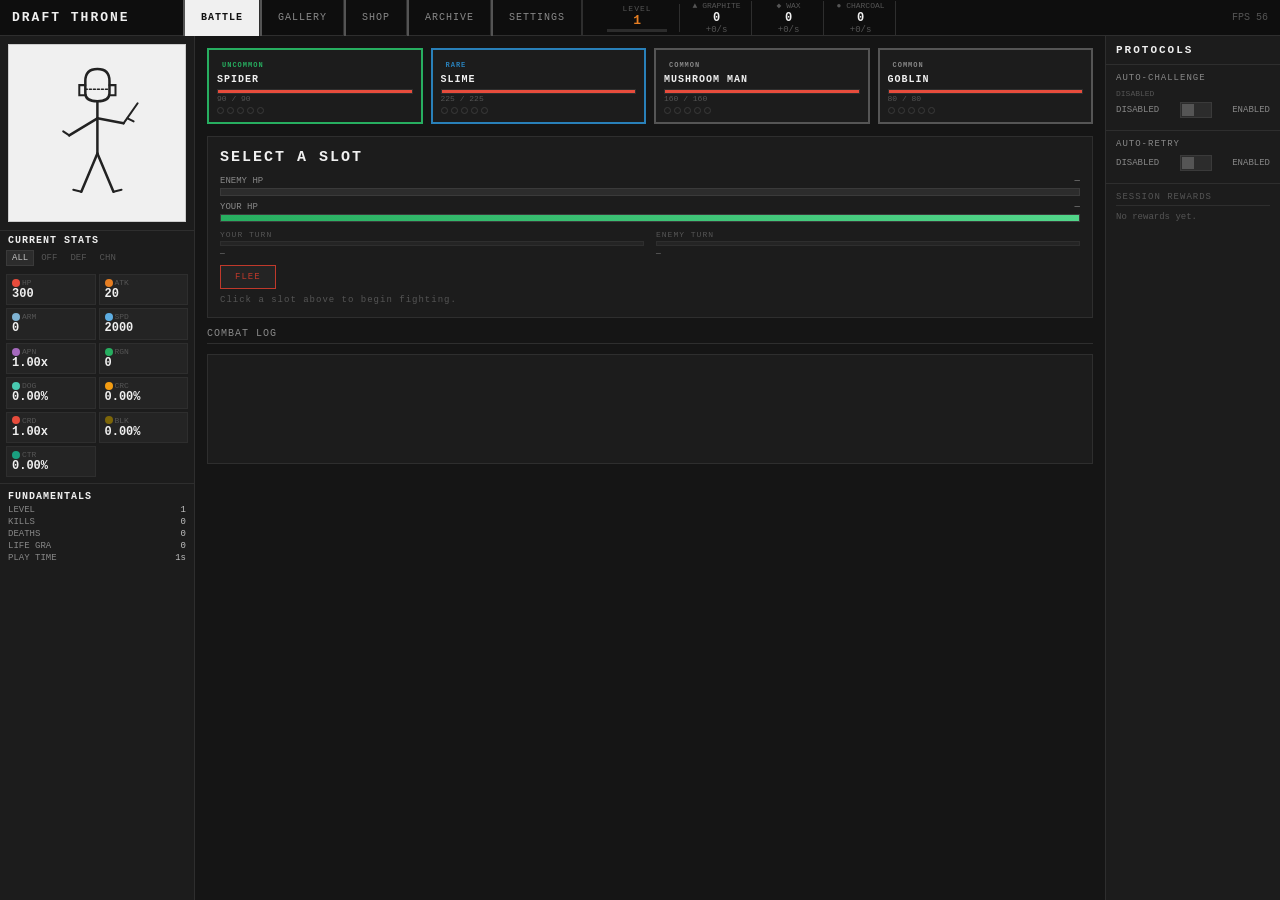
<file: attached_assets/index_1781341750447.html>
<!DOCTYPE html>
<html lang="en">
<head>
<meta charset="UTF-8">
<title>Draft Throne</title>
<style>
*{margin:0;padding:0;box-sizing:border-box;}
:root{
  --bg:#151515;--bg2:#1c1c1c;--bg3:#242424;--bg4:#2c2c2c;
  --border:#2e2e2e;--border2:#3a3a3a;
  --text:#c0c0c0;--text2:#888;--text3:#555;--text4:#3a3a3a;
  --white:#f0f0f0;--red:#c0392b;--red2:#e74c3c;--green:#27ae60;
  --blue:#2980b9;--purple:#8e44ad;--purple2:#9b59b6;
  --yellow:#e67e22;--cyan:#1abc9c;--orange:#d35400;
  --g-common:#888;--g-uncommon:#27ae60;--g-rare:#2980b9;--g-epic:#9b59b6;--g-legendary:#f0b429;
}
body{background:var(--bg);color:var(--text);font-family:'Courier New',monospace;font-size:11px;height:100vh;overflow:hidden;display:flex;flex-direction:column;user-select:none;}

/* ── TOPBAR ─────────────────────────────────────────── */
#topbar{height:36px;background:#0e0e0e;border-bottom:1px solid var(--border);display:flex;align-items:center;padding:0 8px;flex-shrink:0;gap:0;}
#topbar .title{font-size:13px;font-weight:bold;color:var(--white);letter-spacing:2px;width:175px;flex-shrink:0;padding-left:4px;}
#nav-tabs{display:flex;border-right:1px solid var(--border);margin-right:12px;}
.nav-tab{padding:0 16px;height:36px;display:flex;align-items:center;cursor:pointer;text-transform:uppercase;letter-spacing:1px;font-size:10px;color:var(--text2);border-right:1px solid var(--border);position:relative;font-family:inherit;background:none;border-top:none;border-bottom:none;transition:color .15s;}
.nav-tab:hover{color:var(--text);}
.nav-tab.active{background:var(--white);color:#111;font-weight:bold;}
#resources{display:flex;align-items:center;gap:2px;flex:1;}
.res-block{display:flex;flex-direction:column;align-items:center;padding:0 10px;border-right:1px solid var(--border);min-width:70px;}
.res-val{font-size:12px;color:var(--white);font-weight:bold;}
.res-rate{font-size:9px;color:var(--text3);}
.res-icon{font-size:8px;color:var(--text3);margin-bottom:1px;}
#player-level-block{display:flex;flex-direction:column;align-items:center;padding:0 12px;border-right:1px solid var(--border);}
#lv-label{font-size:8px;color:var(--text3);letter-spacing:1px;}
#lv-val{font-size:13px;color:var(--yellow);font-weight:bold;}
#lv-exp-bar{width:60px;height:3px;background:var(--bg4);margin-top:1px;}
#lv-exp-fill{height:100%;background:var(--yellow);transition:width .3s;}
#topbar .fps{margin-left:auto;color:var(--text3);font-size:10px;padding-right:4px;}

/* ── LAYOUT ─────────────────────────────────────────── */
#layout{display:flex;flex:1;overflow:hidden;}

/* ── LEFT SIDEBAR ───────────────────────────────────── */
#left-sidebar{width:195px;flex-shrink:0;background:var(--bg2);border-right:1px solid var(--border);display:flex;flex-direction:column;overflow:hidden;}
#portrait-area{padding:8px;border-bottom:1px solid var(--border);}
#portrait-box{width:100%;aspect-ratio:1;background:var(--white);border:1px solid #ccc;display:flex;align-items:center;justify-content:center;overflow:hidden;}
#portrait-box svg{width:80%;height:80%;}
#specs-header{padding:4px 8px 2px;display:flex;align-items:center;justify-content:space-between;}
#specs-header .label{font-size:10px;color:var(--white);letter-spacing:1px;font-weight:bold;}
.filter-tabs{display:flex;gap:1px;padding:2px 6px;flex-wrap:wrap;}
.filter-tab{padding:2px 5px;font-size:9px;cursor:pointer;color:var(--text3);border:1px solid transparent;}
.filter-tab.active{background:var(--bg4);color:var(--text);border-color:var(--border2);}
.sort-bar{display:flex;align-items:center;gap:4px;padding:2px 6px;border-bottom:1px solid var(--border);}
#stat-grid{display:grid;grid-template-columns:1fr 1fr;gap:3px;padding:6px;}
.stat-cell{background:var(--bg3);border:1px solid var(--border);padding:3px 5px;}
.stat-name{font-size:8px;color:var(--text3);text-transform:uppercase;}
.stat-val{font-size:12px;color:var(--white);font-weight:bold;line-height:1.2;}
.stat-icon{width:8px;height:8px;border-radius:50%;display:inline-block;margin-right:2px;vertical-align:middle;}
.si-hp{background:var(--red2);}.si-atk{background:var(--yellow);}.si-arm{background:#7fb3d3;}
.si-spd{background:#5dade2;}.si-rgn{background:var(--green);}.si-dog{background:#48c9b0;}
.si-crc{background:#f39c12;}.si-crd{background:#e74c3c;}.si-apn{background:#a569bd;}
.si-blk{background:#7d6608;}.si-ctr{background:#1a9e7f;}
#fund-section{border-top:1px solid var(--border);padding:4px 0;flex-shrink:0;}
#fund-header{padding:3px 8px;display:flex;align-items:center;justify-content:space-between;}
#fund-header .label{font-size:10px;color:var(--white);letter-spacing:1px;font-weight:bold;}
#fund-values{padding:0 8px 6px;display:flex;flex-direction:column;gap:2px;}
.fund-row{display:flex;justify-content:space-between;font-size:9px;}
.fund-key{color:var(--text2);}
.fund-val{color:var(--text);}

/* ── CONTENT AREA ───────────────────────────────────── */
#content-area{flex:1;overflow-y:auto;overflow-x:hidden;background:var(--bg);}
#content-area::-webkit-scrollbar{width:6px;}
#content-area::-webkit-scrollbar-thumb{background:var(--bg4);}
.tab-pane{display:none;padding:12px;}
.tab-pane.active{display:block;}

/* ── RIGHT SIDEBAR ──────────────────────────────────── */
#right-sidebar{width:175px;flex-shrink:0;background:var(--bg2);border-left:1px solid var(--border);display:flex;flex-direction:column;}
#protocols-header{padding:8px 10px;border-bottom:1px solid var(--border);}
#protocols-header .title{font-size:11px;font-weight:bold;letter-spacing:2px;color:var(--white);}
.protocol-section{border-bottom:1px solid var(--border);padding:8px 10px;}
.protocol-title{font-size:9px;color:var(--text2);letter-spacing:1px;text-transform:uppercase;margin-bottom:6px;}
.protocol-sub{font-size:8px;color:var(--text3);margin-bottom:4px;}
.toggle-row{display:flex;align-items:center;justify-content:space-between;margin-bottom:4px;}
.toggle-label{font-size:9px;color:var(--text2);}
.toggle-switch{width:32px;height:16px;background:var(--bg4);border:1px solid var(--border2);cursor:pointer;position:relative;display:flex;align-items:center;}
.toggle-switch.on{background:#1a5c2e;border-color:var(--green);}
.toggle-switch::after{content:'';width:12px;height:12px;background:var(--text3);position:absolute;left:1px;transition:left .15s;}
.toggle-switch.on::after{left:17px;background:var(--green);}
.protocol-val{font-size:9px;color:var(--text3);margin-top:2px;}
#session-panel{padding:8px 10px;flex:1;overflow-y:auto;}
#session-panel .label{font-size:9px;color:var(--text3);letter-spacing:1px;text-transform:uppercase;margin-bottom:6px;border-bottom:1px solid var(--border);padding-bottom:3px;}
.sess-row{display:flex;justify-content:space-between;font-size:9px;margin-bottom:2px;}
.sess-key{color:var(--text2);}
.sess-val{color:var(--green);}

/* ── SLOT CARDS ─────────────────────────────────────── */
#slot-row{display:grid;grid-template-columns:repeat(4,1fr);gap:8px;margin-bottom:12px;}
.monster-slot{background:var(--bg2);border:2px solid var(--border);cursor:pointer;padding:8px;position:relative;transition:border-color .15s;}
.monster-slot:hover{border-color:var(--border2);}
.monster-slot.active-slot{background:#0e1a0e;}
.monster-slot.empty{opacity:0.4;cursor:default;}
.slot-grade-badge{font-size:7px;font-weight:bold;letter-spacing:1px;padding:1px 5px;display:inline-block;margin-bottom:4px;}
.slot-name{font-size:10px;color:var(--white);font-weight:bold;letter-spacing:1px;margin-bottom:4px;white-space:nowrap;overflow:hidden;text-overflow:ellipsis;}
.slot-hp-wrap{margin-bottom:3px;}
.slot-hp-bar{height:5px;background:var(--bg4);border:1px solid var(--border);}
.slot-hp-fill{height:100%;background:var(--red2);transition:width .15s;}
.slot-hp-text{font-size:8px;color:var(--text3);}
.slot-vic-dots{display:flex;gap:3px;margin-top:4px;}
.slot-vic-dot{width:7px;height:7px;border-radius:50%;border:1px solid var(--border2);}
.slot-vic-dot.filled{background:var(--green);border-color:var(--green);}
.slot-depleted{position:absolute;inset:0;background:rgba(0,0,0,0.8);display:flex;align-items:center;justify-content:center;font-size:10px;color:var(--text3);letter-spacing:2px;}
/* Grade colors */
.grade-common{border-color:#555;color:#888;}
.grade-uncommon{border-color:var(--g-uncommon);color:var(--g-uncommon);}
.grade-rare{border-color:var(--g-rare);color:var(--g-rare);}
.grade-epic{border-color:var(--g-epic);color:var(--g-epic);}
.grade-legendary{border-color:var(--g-legendary);color:var(--g-legendary);}
.monster-slot.grade-uncommon{border-color:var(--g-uncommon);}
.monster-slot.grade-rare{border-color:var(--g-rare);}
.monster-slot.grade-epic{border-color:var(--g-epic);}
.monster-slot.grade-legendary{border-color:var(--g-legendary);}

/* ── BATTLE ─────────────────────────────────────────── */
#battle-active{background:var(--bg2);border:1px solid var(--border);padding:12px;margin-bottom:10px;}
#battle-name-row{display:flex;align-items:center;gap:10px;margin-bottom:10px;}
#battle-enemy-name{font-size:15px;color:var(--white);font-weight:bold;letter-spacing:2px;}
#battle-grade-label{font-size:9px;font-weight:bold;padding:2px 8px;letter-spacing:1px;}
.hp-bar-wrap{margin-bottom:6px;}
.hp-label{font-size:9px;color:var(--text2);display:flex;justify-content:space-between;margin-bottom:2px;}
.hp-bar{height:8px;background:var(--bg4);border:1px solid var(--border2);}
.hp-fill{height:100%;transition:width .1s;}
.hp-fill.player{background:linear-gradient(90deg,var(--green),#52d68a);}
.hp-fill.enemy{background:linear-gradient(90deg,var(--red),var(--red2));}
#battle-timers{display:flex;gap:12px;margin:8px 0;}
.timer-row{flex:1;display:flex;flex-direction:column;gap:2px;}
.timer-label{font-size:8px;color:var(--text3);letter-spacing:1px;}
.timer-bar-wrap{height:5px;background:var(--bg3);border:1px solid var(--border);}
.timer-fill{height:100%;transition:width .1s linear;}
.tfill-player{background:var(--red2);}
.tfill-enemy{background:var(--purple2);}
.timer-text{font-size:8px;color:var(--text2);}
#battle-controls{display:flex;gap:8px;margin-top:8px;}
.battle-btn{padding:6px 14px;background:var(--bg3);border:1px solid var(--border2);color:var(--text);cursor:pointer;font-family:inherit;font-size:9px;letter-spacing:1px;text-transform:uppercase;}
.battle-btn:hover:not(:disabled){background:var(--bg4);}
.battle-btn:disabled{opacity:0.35;cursor:not-allowed;}
.battle-btn.danger{border-color:var(--red);color:var(--red);}
#battle-status-text{font-size:9px;color:var(--text3);margin-top:6px;letter-spacing:1px;}
#battle-log{height:110px;overflow-y:auto;padding:6px;font-size:9px;color:var(--text2);background:var(--bg2);border:1px solid var(--border);}
#battle-log::-webkit-scrollbar{width:4px;}
#battle-log::-webkit-scrollbar-thumb{background:var(--bg4);}
.log-entry{margin-bottom:2px;line-height:1.4;}
.log-dmg{color:#e8a44a;}
.log-crit{color:var(--red2);font-weight:bold;}
.log-heal{color:var(--green);}
.log-win{color:var(--purple2);font-weight:bold;}
.log-die{color:var(--red2);}
.log-info{color:var(--text3);}
#death-overlay{position:fixed;top:50%;left:50%;transform:translate(-50%,-50%);background:rgba(20,0,0,0.95);border:1px solid var(--red);padding:20px 30px;text-align:center;z-index:100;display:none;}
#death-overlay h2{color:var(--red2);font-size:16px;margin-bottom:8px;}
#death-overlay .timer{font-size:24px;color:var(--white);font-weight:bold;}

/* ── GALLERY ────────────────────────────────────────── */
.gallery-tier-header{font-size:9px;color:var(--text3);letter-spacing:2px;text-transform:uppercase;border-bottom:1px solid var(--border);padding-bottom:3px;margin:12px 0 8px;}
.gallery-tier-header:first-child{margin-top:0;}
#gallery-grid{display:grid;grid-template-columns:repeat(auto-fill,minmax(150px,1fr));gap:8px;}
.type-card{background:var(--bg2);border:1px solid var(--border);padding:8px;cursor:default;}
.type-card .tc-name{font-size:10px;color:var(--white);font-weight:bold;letter-spacing:1px;margin-bottom:3px;}
.type-card .tc-lv{font-size:8px;color:var(--text3);margin-bottom:4px;}
.type-card .tc-grades{display:flex;gap:3px;flex-wrap:wrap;}
.tc-grade-pip{width:10px;height:10px;border-radius:50%;border:1px solid var(--border2);display:inline-block;}
.tc-grade-pip.seen{border-width:2px;}
.type-card .tc-stats{font-size:8px;color:var(--text3);margin-top:4px;}
.type-card.locked{opacity:0.3;}

/* ── SHOP ────────────────────────────────────────────── */
#shop-grid{display:grid;grid-template-columns:repeat(auto-fill,minmax(190px,1fr));gap:8px;}
.shop-card{background:var(--bg2);border:1px solid var(--border);padding:10px;}
.shop-name{font-size:10px;color:var(--white);font-weight:bold;margin-bottom:3px;}
.shop-desc{font-size:9px;color:var(--text2);margin-bottom:5px;}
.shop-effect{font-size:9px;color:var(--green);margin-bottom:4px;}
.shop-cost{font-size:9px;color:var(--yellow);margin-bottom:5px;}
.shop-own{font-size:8px;color:var(--text3);margin-bottom:5px;}
.btn-buy{width:100%;padding:5px;background:var(--bg3);border:1px solid var(--border2);color:var(--text);cursor:pointer;font-family:inherit;font-size:9px;letter-spacing:1px;text-transform:uppercase;}
.btn-buy:hover{background:var(--bg4);}
.btn-buy:disabled{color:var(--text4);cursor:default;border-color:var(--border);}

/* ── ARCHIVE ────────────────────────────────────────── */
.archive-tabs{display:flex;border-bottom:1px solid var(--border);margin-bottom:12px;}
.arch-tab{padding:6px 16px;cursor:pointer;font-size:10px;color:var(--text2);border-bottom:2px solid transparent;text-transform:uppercase;letter-spacing:1px;}
.arch-tab.active{color:var(--white);border-bottom-color:var(--white);}
.arch-pane{display:none;}
.arch-pane.active{display:block;}
#gloss-grid{display:grid;grid-template-columns:repeat(auto-fill,minmax(120px,1fr));gap:6px;}
.gloss-card{background:var(--bg2);border:1px solid var(--border);aspect-ratio:1;display:flex;align-items:center;justify-content:center;flex-direction:column;gap:4px;overflow:hidden;}
.gloss-card.unlocked{background:#0a1a0a;border-color:var(--green);}
.gloss-name{font-size:7px;color:var(--text3);text-align:center;padding:2px 4px;letter-spacing:1px;}
.gloss-icon{font-size:22px;}

/* ── SETTINGS ────────────────────────────────────────── */
#settings-layout{display:grid;grid-template-columns:1fr 1fr 1fr;gap:12px;margin-bottom:12px;}
.settings-section{background:var(--bg2);border:1px solid var(--border);padding:12px;}
.settings-section.active-section{border-color:var(--yellow);}
.settings-title{font-size:10px;font-weight:bold;color:var(--white);letter-spacing:1px;text-transform:uppercase;margin-bottom:10px;}
.settings-btn{width:100%;padding:6px;background:var(--bg3);border:1px solid var(--border2);color:var(--text);cursor:pointer;font-family:inherit;font-size:9px;letter-spacing:1px;text-transform:uppercase;margin-bottom:5px;text-align:center;}
.settings-btn:hover{background:var(--bg4);}
.settings-btn.danger{border-color:var(--red);color:var(--red);}
.settings-btn.danger:hover{background:#2a0a0a;}
.settings-check-row{display:flex;align-items:flex-start;gap:6px;margin-bottom:5px;cursor:pointer;}
.settings-check-row input[type=checkbox]{accent-color:var(--green);cursor:pointer;margin-top:1px;flex-shrink:0;}
.settings-check-label{font-size:9px;color:var(--text2);line-height:1.4;}
.settings-row{display:flex;align-items:center;justify-content:space-between;margin-bottom:5px;}
.settings-row-label{font-size:9px;color:var(--text2);}
.settings-row-val{font-size:9px;color:var(--text);}
.danger-zone-header{margin-top:10px;padding:5px 8px;background:rgba(192,57,43,0.12);border:1px solid rgba(192,57,43,0.3);font-size:8px;color:var(--red2);letter-spacing:2px;text-transform:uppercase;display:flex;align-items:center;gap:4px;margin-bottom:6px;}

/* ── MISC ────────────────────────────────────────────── */
.section-header{font-size:10px;color:var(--text2);letter-spacing:1px;text-transform:uppercase;margin-bottom:10px;border-bottom:1px solid var(--border);padding-bottom:4px;}
.notification-toast{position:fixed;bottom:16px;left:50%;transform:translateX(-50%);background:var(--bg3);border:1px solid var(--border2);padding:8px 16px;font-size:10px;color:var(--white);z-index:200;pointer-events:none;opacity:0;transition:opacity .3s;}
.notification-toast.show{opacity:1;}
::-webkit-scrollbar{width:5px;height:5px;}
::-webkit-scrollbar-track{background:var(--bg);}
::-webkit-scrollbar-thumb{background:var(--bg4);}
</style>
</head>
<body>

<!-- TOPBAR -->
<div id="topbar">
  <div class="title">DRAFT THRONE</div>
  <div id="nav-tabs">
    <button class="nav-tab active" data-tab="battle">BATTLE</button>
    <button class="nav-tab" data-tab="gallery">GALLERY</button>
    <button class="nav-tab" data-tab="shop">SHOP</button>
    <button class="nav-tab" data-tab="archive">ARCHIVE</button>
    <button class="nav-tab" data-tab="settings">SETTINGS</button>
  </div>
  <div id="resources">
    <div id="player-level-block">
      <div id="lv-label">LEVEL</div>
      <div id="lv-val">1</div>
      <div id="lv-exp-bar"><div id="lv-exp-fill" style="width:0%"></div></div>
    </div>
    <div class="res-block">
      <div class="res-icon">▲ GRAPHITE</div>
      <div class="res-val" id="res-gra">0</div>
      <div class="res-rate" id="res-gra-rate">+0/s</div>
    </div>
    <div class="res-block">
      <div class="res-icon">◆ WAX</div>
      <div class="res-val" id="res-wax">0</div>
      <div class="res-rate" id="res-wax-rate">+0/s</div>
    </div>
    <div class="res-block">
      <div class="res-icon">● CHARCOAL</div>
      <div class="res-val" id="res-cha">0</div>
      <div class="res-rate" id="res-cha-rate">+0/s</div>
    </div>
  </div>
  <div class="fps" id="fps-display">FPS 60</div>
</div>

<!-- LAYOUT -->
<div id="layout">

  <!-- LEFT SIDEBAR -->
  <div id="left-sidebar">
    <div id="portrait-area">
      <div id="portrait-box">
        <svg viewBox="0 0 100 140" xmlns="http://www.w3.org/2000/svg" fill="none" stroke="#222" stroke-linecap="round">
          <path d="M38,30 L38,18 Q38,6 50,6 Q62,6 62,18 L62,30 Q62,38 50,38 Q38,38 38,30Z" stroke-width="2.5"/>
          <path d="M38,22 L32,22 L32,32 L38,32" stroke-width="2"/>
          <path d="M62,22 L68,22 L68,32 L62,32" stroke-width="2"/>
          <line x1="38" y1="26" x2="62" y2="26" stroke-width="1.5" stroke-dasharray="2,2"/>
          <line x1="50" y1="38" x2="50" y2="90" stroke-width="2.5"/>
          <line x1="50" y1="55" x2="22" y2="72" stroke-width="2.5"/>
          <line x1="22" y1="72" x2="16" y2="68" stroke-width="2"/>
          <line x1="50" y1="55" x2="76" y2="60" stroke-width="2.5"/>
          <line x1="76" y1="60" x2="90" y2="40" stroke-width="2"/>
          <line x1="80" y1="55" x2="86" y2="58" stroke-width="2"/>
          <line x1="50" y1="90" x2="34" y2="128" stroke-width="2.5"/>
          <line x1="34" y1="128" x2="26" y2="126" stroke-width="2"/>
          <line x1="50" y1="90" x2="66" y2="128" stroke-width="2.5"/>
          <line x1="66" y1="128" x2="74" y2="126" stroke-width="2"/>
        </svg>
      </div>
    </div>
    <div id="specs-header">
      <span class="label">CURRENT STATS</span>
    </div>
    <div class="filter-tabs" id="spec-filters">
      <span class="filter-tab active" data-spec="all">ALL</span>
      <span class="filter-tab" data-spec="offense">OFF</span>
      <span class="filter-tab" data-spec="defense">DEF</span>
      <span class="filter-tab" data-spec="chance">CHN</span>
    </div>
    <div id="stat-grid"></div>
    <div id="fund-section">
      <div id="fund-header"><span class="label">FUNDAMENTALS</span></div>
      <div id="fund-values"></div>
    </div>
  </div>

  <!-- CONTENT AREA -->
  <div id="content-area">

    <!-- BATTLE TAB -->
    <div class="tab-pane active" id="tab-battle">
      <!-- 4 Monster Slots -->
      <div id="slot-row">
        <div class="monster-slot empty" id="slot-0" data-slot="0"><div class="slot-name">—</div></div>
        <div class="monster-slot empty" id="slot-1" data-slot="1"><div class="slot-name">—</div></div>
        <div class="monster-slot empty" id="slot-2" data-slot="2"><div class="slot-name">—</div></div>
        <div class="monster-slot empty" id="slot-3" data-slot="3"><div class="slot-name">—</div></div>
      </div>
      <!-- Active Battle -->
      <div id="battle-active">
        <div id="battle-name-row">
          <div id="battle-enemy-name">SELECT A SLOT</div>
          <div id="battle-grade-label"></div>
        </div>
        <div class="hp-bar-wrap">
          <div class="hp-label"><span>ENEMY HP</span><span id="enemy-hp-text">—</span></div>
          <div class="hp-bar"><div class="hp-fill enemy" id="enemy-hp-bar" style="width:0%"></div></div>
        </div>
        <div class="hp-bar-wrap">
          <div class="hp-label"><span>YOUR HP</span><span id="player-hp-text">—</span></div>
          <div class="hp-bar"><div class="hp-fill player" id="player-hp-bar" style="width:100%"></div></div>
        </div>
        <div id="battle-timers">
          <div class="timer-row">
            <div class="timer-label">YOUR TURN</div>
            <div class="timer-bar-wrap"><div class="timer-fill tfill-player" id="ptimer-bar" style="width:0%"></div></div>
            <div class="timer-text" id="ptimer-text">—</div>
          </div>
          <div class="timer-row">
            <div class="timer-label">ENEMY TURN</div>
            <div class="timer-bar-wrap"><div class="timer-fill tfill-enemy" id="etimer-bar" style="width:0%"></div></div>
            <div class="timer-text" id="etimer-text">—</div>
          </div>
        </div>
        <div id="battle-controls">
          <button class="battle-btn danger" id="btn-flee">FLEE</button>
        </div>
        <div id="battle-status-text">Click a slot above to begin fighting.</div>
      </div>
      <div class="section-header">COMBAT LOG</div>
      <div id="battle-log"></div>
    </div>

    <!-- GALLERY TAB -->
    <div class="tab-pane" id="tab-gallery">
      <div id="gallery-grid"></div>
    </div>

    <!-- SHOP TAB -->
    <div class="tab-pane" id="tab-shop">
      <div class="section-header">SHOP</div>
      <div id="shop-grid"></div>
    </div>

    <!-- ARCHIVE TAB -->
    <div class="tab-pane" id="tab-archive">
      <div class="archive-tabs">
        <span class="arch-tab active" data-arch="achievements">ACHIEVEMENTS</span>
        <span class="arch-tab" data-arch="glossary">BESTIARY</span>
      </div>
      <div class="arch-pane active" id="arch-achievements"></div>
      <div class="arch-pane" id="arch-glossary">
        <div id="gloss-grid"></div>
      </div>
    </div>

    <!-- SETTINGS TAB -->
    <div class="tab-pane" id="tab-settings">
      <div id="settings-layout">
        <div class="settings-section active-section">
          <div class="settings-title">⚙ INTERFACE</div>
          <label class="settings-check-row">
            <input type="checkbox" id="chk-combat-log" checked>
            <div class="settings-check-label">Show combat log</div>
          </label>
          <label class="settings-check-row">
            <input type="checkbox" id="chk-auto-tab">
            <div class="settings-check-label">Switch to Battle tab on fight start</div>
          </label>
        </div>
        <div class="settings-section">
          <div class="settings-title">▲ PROFILE</div>
          <div id="profile-stats"></div>
        </div>
        <div class="settings-section">
          <div class="settings-title">! DANGER ZONE</div>
          <div class="danger-zone-header">⚠ IRREVERSIBLE</div>
          <button class="settings-btn danger" id="btn-reset">RESET ALL PROGRESS</button>
        </div>
      </div>
    </div>

  </div>

  <!-- RIGHT SIDEBAR -->
  <div id="right-sidebar">
    <div id="protocols-header"><div class="title">PROTOCOLS</div></div>
    <div class="protocol-section">
      <div class="protocol-title">AUTO-CHALLENGE</div>
      <div class="protocol-sub" id="ac-details">DISABLED</div>
      <div class="toggle-row">
        <span class="toggle-label">DISABLED</span>
        <div class="toggle-switch" id="ac-toggle"></div>
        <span class="toggle-label">ENABLED</span>
      </div>
    </div>
    <div class="protocol-section">
      <div class="protocol-title">AUTO-RETRY</div>
      <div class="toggle-row">
        <span class="toggle-label">DISABLED</span>
        <div class="toggle-switch" id="ar-toggle"></div>
        <span class="toggle-label">ENABLED</span>
      </div>
    </div>
    <div id="session-panel">
      <div class="label">SESSION REWARDS</div>
      <div id="sess-rewards-list"><div style="color:var(--text3);font-size:9px;">No rewards yet.</div></div>
    </div>
  </div>
</div>

<!-- DEATH OVERLAY -->
<div id="death-overlay">
  <h2>DEFEATED</h2>
  <div class="timer" id="death-timer">10</div>
  <div style="font-size:9px;color:var(--text2);margin-top:8px;">Recovering...</div>
</div>

<!-- TOAST -->
<div class="notification-toast" id="toast"></div>

<script>
// ═══════════════════════════════════════════════════════
// MONSTER TYPES
// ═══════════════════════════════════════════════════════
function cS(lv,hM,aM,dM){
  const L=lv;
  return{
    hp:  Math.round(100*Math.pow(L,1.12)*hM),
    atk: Math.round(10 *Math.pow(L,1.08)*aM),
    def: Math.round(2  *Math.pow(L,1.04)*dM),
    gra: Math.round(18 *Math.pow(L,1.22)),
    aRew:parseFloat((0.5*Math.pow(L,1.1)).toFixed(2)),
    exp: Math.round(22 *Math.pow(L,1.18)),
  };
}
// [id, name, unlockLv, hpMod, atkMod, defMod]
const MT_RAW=[
  // ── LV 1 (10) ──────────────────────────
  ['goblin',          'GOBLIN',          1, 0.80,1.10,0.70],
  ['rat',             'RAT',             1, 0.48,0.75,0.50],
  ['slime',           'SLIME',           1, 1.50,0.55,1.20],
  ['bat',             'BAT',             1, 0.60,1.20,0.50],
  ['zombie',          'ZOMBIE',          1, 1.40,0.80,0.90],
  ['skeleton',        'SKELETON',        1, 1.00,1.10,0.85],
  ['spider',          'SPIDER',          1, 0.75,1.00,0.70],
  ['wolf',            'WOLF',            1, 0.90,1.30,0.60],
  ['mushroom_man',    'MUSHROOM MAN',    1, 1.60,0.55,1.40],
  ['cave_leech',      'CAVE LEECH',      1, 0.65,0.90,0.60],
  // ── LV 5 (5) ───────────────────────────
  ['orc',             'ORC',             5, 1.10,1.20,1.00],
  ['ghost',           'GHOST',           5, 0.70,1.40,0.40],
  ['dark_bat',        'DARK BAT',        5, 0.80,1.35,0.55],
  ['stone_crab',      'STONE CRAB',      5, 2.00,0.65,1.80],
  ['lizardman',       'LIZARDMAN',       5, 1.00,1.00,1.00],
  // ── LV 10 (5) ──────────────────────────
  ['troll',           'TROLL',          10, 1.50,1.00,0.90],
  ['werewolf',        'WEREWOLF',       10, 1.10,1.40,0.70],
  ['undead_knight',   'UNDEAD KNIGHT',  10, 1.30,0.95,1.30],
  ['harpy',           'HARPY',          10, 0.90,1.50,0.65],
  ['sand_wyrm',       'SAND WYRM',      10, 1.70,0.85,1.00],
  // ── LV 15 (5) ──────────────────────────
  ['dark_knight',     'DARK KNIGHT',    15, 1.20,1.10,1.20],
  ['vampire',         'VAMPIRE',        15, 1.00,1.30,0.75],
  ['plague_zombie',   'PLAGUE ZOMBIE',  15, 1.80,0.85,1.00],
  ['ice_elemental',   'ICE ELEMENTAL',  15, 1.10,1.25,0.80],
  ['fire_imp',        'FIRE IMP',       15, 0.75,1.55,0.60],
  // ── LV 20 (5) ──────────────────────────
  ['ogre',            'OGRE',           20, 1.80,1.10,0.90],
  ['banshee',         'BANSHEE',        20, 1.00,1.50,0.60],
  ['frost_troll',     'FROST TROLL',    20, 1.60,0.90,1.40],
  ['corrupted_treant','CORRUPTED TREANT',20,2.20,0.75,1.60],
  ['hellhound',       'HELLHOUND',      20, 0.95,1.60,0.70],
  // ── LV 25 (5) ──────────────────────────
  ['shadow_stalker',  'SHADOW STALKER', 25, 1.10,1.45,0.80],
  ['stone_golem',     'STONE GOLEM',    25, 2.50,0.70,2.20],
  ['blood_knight',    'BLOOD KNIGHT',   25, 1.50,1.30,1.00],
  ['necromancer',     'NECROMANCER',    25, 1.20,1.55,0.65],
  ['void_wraith',     'VOID WRAITH',    25, 0.95,1.65,0.55],
  // ── LV 30 (5) ──────────────────────────
  ['ancient_zombie',  'ANCIENT ZOMBIE', 30, 2.00,0.90,1.20],
  ['chaos_elemental', 'CHAOS ELEMENTAL',30, 1.30,1.50,0.75],
  ['cursed_templar',  'CURSED TEMPLAR', 30, 1.60,1.20,1.40],
  ['nightmare_hound', 'NIGHTMARE HOUND',30, 1.20,1.60,0.80],
  ['abyssal_bat',     'ABYSSAL BAT',    30, 1.00,1.70,0.60],
  // ── LV 35 (4) ──────────────────────────
  ['dread_colossus',  'DREAD COLOSSUS', 35, 2.20,1.10,1.50],
  ['soul_reaper',     'SOUL REAPER',    35, 1.40,1.65,0.80],
  ['plague_chimera',  'PLAGUE CHIMERA', 35, 1.80,1.35,1.10],
  ['dark_specter',    'DARK SPECTER',   35, 1.10,1.80,0.65],
  // ── LV 40 (4) ──────────────────────────
  ['iron_golem',      'IRON GOLEM',     40, 2.60,0.95,2.50],
  ['lich',            'LICH',           40, 1.50,1.75,0.85],
  ['ancient_dragon',  'ANCIENT DRAGON', 40, 2.00,1.50,1.30],
  ['void_titan',      'VOID TITAN',     40, 1.80,1.45,1.20],
  // ── LV 50 (3) ──────────────────────────
  ['death_knight',    'DEATH KNIGHT',   50, 2.20,1.50,1.60],
  ['ancient_lich',    'ANCIENT LICH',   50, 1.80,1.90,1.00],
  ['plague_dragon',   'PLAGUE DRAGON',  50, 2.50,1.35,1.40],
  // ── LV 60 (3) ──────────────────────────
  ['eternal_colossus','ETERNAL COLOSSUS',60,2.80,1.55,2.00],
  ['abyss_dragon',    'ABYSS DRAGON',   60, 2.20,1.80,1.30],
  ['chaos_titan',     'CHAOS TITAN',    60, 2.50,1.65,1.70],
  // ── LV 70 (2) ──────────────────────────
  ['ancient_god',     'ANCIENT GOD',    70, 2.80,1.80,1.80],
  ['void_god',        'VOID GOD',       70, 2.50,2.00,1.60],
  // ── LV 80 (2) ──────────────────────────
  ['void_leviathan',  'VOID LEVIATHAN', 80, 3.00,1.90,1.90],
  ['eternal_king',    'ETERNAL KING',   80, 2.70,2.00,2.00],
  // ── LV 100 (2) ─────────────────────────
  ['the_end',         'THE END',        100,3.50,2.20,2.20],
  ['oblivion_titan',  'OBLIVION TITAN', 100,4.00,2.00,2.50],
];
const MONSTER_TYPES=MT_RAW.map(([id,name,lv,hM,aM,dM])=>({id,name,lv,...cS(lv,hM,aM,dM)}));

// ═══════════════════════════════════════════════════════
// GRADES
// ═══════════════════════════════════════════════════════
const GRADES={
  common:   {label:'COMMON',   color:'#888',   mult:1.0, weight:60, graMult:1.0,  expMult:1.0},
  uncommon: {label:'UNCOMMON', color:'#27ae60',mult:1.2, weight:25, graMult:1.5,  expMult:1.2},
  rare:     {label:'RARE',     color:'#2980b9',mult:1.5, weight:10, graMult:3.0,  expMult:1.5},
  epic:     {label:'EPIC',     color:'#9b59b6',mult:2.0, weight:4,  graMult:8.0,  expMult:2.0},
  legendary:{label:'LEGENDARY',color:'#f0b429',mult:3.0, weight:1,  graMult:20.0, expMult:3.0},
};
const GRADE_KEYS=['common','uncommon','rare','epic','legendary'];

// ═══════════════════════════════════════════════════════
// SHOP ITEMS
// ═══════════════════════════════════════════════════════
const SHOP_ITEMS=[
  {id:'iron_quill',   name:'IRON QUILL',    desc:'A sharpened writing instrument.',  effect:'ATK +5',  cost:{gra:50},  statBonus:{atk:5}},
  {id:'sketch_shield',name:'SKETCH SHIELD', desc:'Hastily drawn, surprisingly solid.',effect:'ARM +2',  cost:{gra:80},  statBonus:{arm:2}},
  {id:'ink_flesh',    name:'INK FLESH',     desc:'Regenerative ink soaks the body.',  effect:'HP +25',  cost:{gra:120}, statBonus:{hp:25}},
  {id:'quick_brush',  name:'QUICK BRUSH',   desc:'Faster strikes, faster kills.',     effect:'APN +0.2',cost:{gra:200}, statBonus:{apn:0.2}},
  {id:'void_lens',    name:'VOID LENS',     desc:'See through the dark.',             effect:'DOG +2%', cost:{gra:150}, statBonus:{dog:0.02}},
  {id:'blood_quill',  name:'BLOOD QUILL',   desc:'Every hit counts.',                 effect:'CRC +2%', cost:{gra:180}, statBonus:{crc:0.02}},
  {id:'steel_graft',  name:'STEEL GRAFT',   desc:'Armor that becomes you.',           effect:'ARM +5',  cost:{gra:250}, statBonus:{arm:5}},
  {id:'regen_ink',    name:'REGEN INK',     desc:'The body reknits between blows.',   effect:'RGN +1',  cost:{gra:300}, statBonus:{rgn:1}},
  {id:'sharp_edge',   name:'SHARP EDGE',    desc:'Cuts through everything.',          effect:'ATK +12', cost:{gra:400}, statBonus:{atk:12}},
  {id:'ward_script',  name:'WARD SCRIPT',   desc:'Written protection.',               effect:'BLK +3%', cost:{gra:350}, statBonus:{blk:0.03}},
  {id:'vital_rune',   name:'VITAL RUNE',    desc:'Carved for survival.',              effect:'HP +80',  cost:{gra:600}, statBonus:{hp:80}},
  {id:'fury_mark',    name:'FURY MARK',     desc:'Crit multiplier etched in blood.',  effect:'CRD +0.2x',cost:{gra:500},statBonus:{crd:0.2}},
  {id:'counter_glyph',name:'COUNTER GLYPH',desc:'Strike back on reflex.',            effect:'CTR +3%', cost:{gra:450}, statBonus:{ctr:0.03}},
  {id:'titan_plate',  name:'TITAN PLATE',   desc:'Forged from colossus bone.',        effect:'ARM +15', cost:{gra:1200},statBonus:{arm:15}},
  {id:'war_quill',    name:'WAR QUILL',     desc:'The pen is mightier.',              effect:'ATK +30', cost:{gra:1500},statBonus:{atk:30}},
];

// ═══════════════════════════════════════════════════════
// ACHIEVEMENTS
// ═══════════════════════════════════════════════════════
const ACHIEVEMENTS=[
  {id:'first_kill',  name:'FIRST BLOOD',      desc:'Win your first battle.',              icon:'✏', cat:'progress', check:s=>s.totalKills>=1},
  {id:'kills_10',    name:'GETTING STARTED',   desc:'Win 10 battles.',                     icon:'⚔', cat:'progress', check:s=>s.totalKills>=10},
  {id:'kills_100',   name:'THE GRIND BEGINS',  desc:'Win 100 battles.',                    icon:'💀', cat:'progress', check:s=>s.totalKills>=100},
  {id:'kills_1000',  name:'INK SOAKED',        desc:'Win 1,000 battles.',                  icon:'🌑', cat:'progress', check:s=>s.totalKills>=1000},
  {id:'lv5',         name:'RISING',            desc:'Reach level 5.',                      icon:'⬆', cat:'progress', check:s=>s.playerLevel>=5},
  {id:'lv10',        name:'SEASONED',          desc:'Reach level 10.',                     icon:'🔥', cat:'progress', check:s=>s.playerLevel>=10},
  {id:'lv25',        name:'VETERAN',           desc:'Reach level 25.',                     icon:'⭐', cat:'progress', check:s=>s.playerLevel>=25},
  {id:'lv50',        name:'ELITE',             desc:'Reach level 50.',                     icon:'💎', cat:'progress', check:s=>s.playerLevel>=50},
  {id:'rare_first',  name:'INTO THE BLUE',     desc:'Defeat a Rare grade monster.',        icon:'🌘', cat:'collect',  check:s=>(s.gradeKills&&s.gradeKills.rare||0)>=1},
  {id:'epic_first',  name:'PURPLE REIGN',      desc:'Defeat an Epic grade monster.',       icon:'🔮', cat:'collect',  check:s=>(s.gradeKills&&s.gradeKills.epic||0)>=1},
  {id:'legend_first',name:'GOD SLAYER',        desc:'Defeat a Legendary grade monster.',   icon:'👑', cat:'collect',  check:s=>(s.gradeKills&&s.gradeKills.legendary||0)>=1},
  {id:'types_5',     name:'FIELD RESEARCHER',  desc:'Encounter 5 different monster types.',icon:'📖', cat:'collect',  check:s=>Object.keys(s.seen||{}).length>=5},
  {id:'types_20',    name:'MONSTER SCHOLAR',   desc:'Encounter 20 different types.',       icon:'🗂', cat:'collect',  check:s=>Object.keys(s.seen||{}).length>=20},
  {id:'atk_50',      name:'SHARP EDGE',        desc:'Reach ATK 50.',                       icon:'🗡', cat:'stats',    check:s=>s.stats.atk>=50},
  {id:'atk_200',     name:'MASTERFUL STROKE',  desc:'Reach ATK 200.',                      icon:'⚡', cat:'stats',    check:s=>s.stats.atk>=200},
  {id:'arm_30',      name:'THICK SKIN',        desc:'Reach ARM 30.',                       icon:'🛡', cat:'stats',    check:s=>s.stats.arm>=30},
  {id:'hp_500',      name:'IRON CONSTITUTION', desc:'Reach HP 500.',                       icon:'❤', cat:'stats',    check:s=>s.stats.hp>=500},
  {id:'gra_1k',      name:'INK STAINED',       desc:'Earn 1,000 Graphite lifetime.',       icon:'▲', cat:'economy',  check:s=>s.lifeGra>=1000},
  {id:'gra_100k',    name:'GRAPHITE HOARD',    desc:'Earn 100,000 Graphite lifetime.',     icon:'◆', cat:'economy',  check:s=>s.lifeGra>=100000},
  {id:'death_10',    name:'CRITIQUE ACCEPTED', desc:'Be defeated 10 times.',               icon:'💔', cat:'meta',     check:s=>s.deaths>=10},
];

// ═══════════════════════════════════════════════════════
// GAME STATE
// ═══════════════════════════════════════════════════════
const DEFAULT_STATE=()=>({
  stats:{hp:300,atk:20,mxd:1.0,spd:2000,rgn:0,dog:0,crc:0,crd:1.0,arm:0,apn:1.0,blk:0,ctr:0},
  resources:{gra:0,wax:0,cha:0},
  slots:[null,null,null,null],
  activeSlot:-1,
  playerLevel:1,
  playerExp:0,
  totalKills:0,
  deaths:0,
  lifeGra:0,
  seen:{},
  gradeKills:{common:0,uncommon:0,rare:0,epic:0,legendary:0},
  achievements:{},
  shopOwned:{},
  settings:{combatLog:true,autoTab:false},
  protocols:{autoChallenge:false,autoRetry:false},
  sessionRewards:{gra:0,atk:0,arm:0,hp:0,wax:0},
  activeTime:0,
  offlineTime:0,
  lastSave:Date.now(),
});
let S=DEFAULT_STATE();

// ═══════════════════════════════════════════════════════
// BATTLE STATE
// ═══════════════════════════════════════════════════════
let B={
  active:false,slotIdx:-1,type:null,grade:null,
  playerHP:0,enemyHP:0,maxEnemyHP:0,
  playerTimer:2000,enemyTimer:2000,
  dying:false,deathStart:0,
  turnCount:0,
};

// ═══════════════════════════════════════════════════════
// UTILITIES
// ═══════════════════════════════════════════════════════
function fmt(n){
  if(n===undefined||n===null)return'0';
  if(n>=1e12)return(n/1e12).toFixed(2)+'T';
  if(n>=1e9)return(n/1e9).toFixed(2)+'B';
  if(n>=1e6)return(n/1e6).toFixed(2)+'M';
  if(n>=1e3)return(n/1e3).toFixed(2)+'K';
  if(n%1===0)return n.toFixed(0);
  return n.toFixed(2);
}
function fmtTime(s){
  if(s<60)return Math.floor(s)+'s';
  if(s<3600)return Math.floor(s/60)+'m '+Math.floor(s%60)+'s';
  return Math.floor(s/3600)+'h '+Math.floor((s%3600)/60)+'m';
}
function toast(msg,dur=2500){
  const t=document.getElementById('toast');
  t.textContent=msg;t.classList.add('show');
  setTimeout(()=>t.classList.remove('show'),dur);
}
function addLog(html){
  if(!S.settings.combatLog)return;
  const log=document.getElementById('battle-log');
  if(!log)return;
  const div=document.createElement('div');
  div.className='log-entry';
  div.innerHTML=html;
  log.insertBefore(div,log.firstChild);
  while(log.children.length>60)log.removeChild(log.lastChild);
}
function maxHP(){return S.stats.hp;}

// ═══════════════════════════════════════════════════════
// GRADE / SPAWN
// ═══════════════════════════════════════════════════════
function randomGrade(){
  const weights=GRADE_KEYS.map(k=>GRADES[k].weight);
  const total=weights.reduce((a,b)=>a+b,0);
  let r=Math.random()*total;
  for(let i=0;i<GRADE_KEYS.length;i++){r-=weights[i];if(r<=0)return GRADE_KEYS[i];}
  return'common';
}
function getUnlockedTypes(){
  return MONSTER_TYPES.filter(m=>m.lv<=S.playerLevel);
}
function computeSlotStats(type,grade){
  const m=GRADES[grade].mult;
  return{
    hp:Math.round(type.hp*m),
    atk:Math.round(type.atk*m),
    def:Math.round(type.def*m),
    gra:Math.round(type.gra*GRADES[grade].graMult),
    aRew:parseFloat((type.aRew*m).toFixed(2)),
    exp:Math.round(type.exp*GRADES[grade].expMult),
  };
}
function spawnSlot(idx){
  const pool=getUnlockedTypes();
  if(!pool.length)return;
  const type=pool[Math.floor(Math.random()*pool.length)];
  const grade=randomGrade();
  const cs=computeSlotStats(type,grade);
  S.slots[idx]={
    typeId:type.id,
    grade,
    victories:0,
    currentHp:cs.hp,
    maxHp:cs.hp,
  };
}
function initSlots(){
  for(let i=0;i<4;i++){
    if(!S.slots[i])spawnSlot(i);
  }
}

// ═══════════════════════════════════════════════════════
// PLAYER LEVEL
// ═══════════════════════════════════════════════════════
function expToNext(lv){return Math.round(200*Math.pow(lv,1.35));}
function gainExp(amount){
  S.playerExp+=amount;
  while(S.playerExp>=expToNext(S.playerLevel)){
    S.playerExp-=expToNext(S.playerLevel);
    S.playerLevel++;
    toast(`Level up! Now level ${S.playerLevel}`,3000);
    addLog(`<span class="log-win">▲ LEVEL UP — Now level ${S.playerLevel}!</span>`);
  }
}
function renderLevelBar(){
  document.getElementById('lv-val').textContent=S.playerLevel;
  const pct=(S.playerExp/expToNext(S.playerLevel)*100).toFixed(1);
  document.getElementById('lv-exp-fill').style.width=pct+'%';
}

// ═══════════════════════════════════════════════════════
// STATS DISPLAY
// ═══════════════════════════════════════════════════════
const STAT_DEFS=[
  {key:'hp',  label:'HP',  icon:'si-hp',  cat:'defense', fmt:'n'},
  {key:'atk', label:'ATK', icon:'si-atk', cat:'offense', fmt:'n'},
  {key:'arm', label:'ARM', icon:'si-arm', cat:'defense', fmt:'n'},
  {key:'spd', label:'SPD', icon:'si-spd', cat:'utility', fmt:'n'},
  {key:'apn', label:'APN', icon:'si-apn', cat:'offense', fmt:'x'},
  {key:'rgn', label:'RGN', icon:'si-rgn', cat:'defense', fmt:'n'},
  {key:'dog', label:'DOG', icon:'si-dog', cat:'chance',  fmt:'pct'},
  {key:'crc', label:'CRC', icon:'si-crc', cat:'chance',  fmt:'pct'},
  {key:'crd', label:'CRD', icon:'si-crd', cat:'offense', fmt:'x'},
  {key:'blk', label:'BLK', icon:'si-blk', cat:'chance',  fmt:'pct'},
  {key:'ctr', label:'CTR', icon:'si-ctr', cat:'chance',  fmt:'pct'},
];
function fmtStat(key,val){
  const d=STAT_DEFS.find(x=>x.key===key);
  if(!d)return(val||0).toFixed(2);
  if(d.fmt==='pct')return((val||0)*100).toFixed(2)+'%';
  if(d.fmt==='x')return(val||0).toFixed(2)+'x';
  return(val||0).toFixed(d.fmt==='n'?0:2);
}
let currentSpecFilter='all';
function renderStats(){
  const g=document.getElementById('stat-grid');
  const defs=currentSpecFilter==='all'?STAT_DEFS:STAT_DEFS.filter(d=>d.cat===currentSpecFilter);
  g.innerHTML=defs.map(d=>`
    <div class="stat-cell">
      <div class="stat-name"><span class="stat-icon ${d.icon}"></span>${d.label}</div>
      <div class="stat-val">${fmtStat(d.key,S.stats[d.key]??0)}</div>
    </div>`).join('');
}
function renderFundamentals(){
  const el=document.getElementById('fund-values');
  el.innerHTML=[
    ['LEVEL',    S.playerLevel],
    ['KILLS',    fmt(S.totalKills)],
    ['DEATHS',   S.deaths],
    ['LIFE GRA', fmt(S.lifeGra)],
    ['PLAY TIME',fmtTime(S.activeTime||0)],
  ].map(([k,v])=>`<div class="fund-row"><span class="fund-key">${k}</span><span class="fund-val">${v}</span></div>`).join('');
}

// ═══════════════════════════════════════════════════════
// RESOURCES BAR
// ═══════════════════════════════════════════════════════
function updateResources(){
  document.getElementById('res-gra').textContent=fmt(S.resources.gra);
  document.getElementById('res-wax').textContent=fmt(S.resources.wax);
  document.getElementById('res-cha').textContent=fmt(S.resources.cha);
  renderLevelBar();
}

// ═══════════════════════════════════════════════════════
// SLOT RENDERING
// ═══════════════════════════════════════════════════════
function renderSlots(){
  for(let i=0;i<4;i++){
    const el=document.getElementById('slot-'+i);
    const slot=S.slots[i];
    if(!slot){
      el.className='monster-slot empty';
      el.innerHTML='<div class="slot-name" style="color:var(--text3)">EMPTY</div>';
      continue;
    }
    const type=MONSTER_TYPES.find(m=>m.id===slot.typeId);
    const grade=GRADES[slot.grade];
    const hpPct=(slot.currentHp/slot.maxHp*100).toFixed(1);
    const isActive=(i===S.activeSlot&&B.active);
    el.className=`monster-slot grade-${slot.grade}${isActive?' active-slot':''}`;
    el.innerHTML=`
      <div class="slot-grade-badge grade-${slot.grade}">${grade.label}</div>
      <div class="slot-name">${type?type.name:'???'}</div>
      <div class="slot-hp-wrap">
        <div class="slot-hp-bar"><div class="slot-hp-fill" style="width:${hpPct}%"></div></div>
        <div class="slot-hp-text">${fmt(slot.currentHp)} / ${fmt(slot.maxHp)}</div>
      </div>
      <div class="slot-vic-dots">${[0,1,2,3,4].map(n=>`<div class="slot-vic-dot${n<slot.victories?' filled':''}"></div>`).join('')}</div>
    `;
  }
}

// ═══════════════════════════════════════════════════════
// BATTLE FUNCTIONS
// ═══════════════════════════════════════════════════════
function startSlotBattle(slotIdx){
  const slot=S.slots[slotIdx];
  if(!slot)return;
  const type=MONSTER_TYPES.find(m=>m.id===slot.typeId);
  if(!type)return;
  S.activeSlot=slotIdx;
  B.active=true;
  B.dying=false;
  B.slotIdx=slotIdx;
  B.type=type;
  B.grade=slot.grade;
  B.playerHP=maxHP();
  B.enemyHP=slot.currentHp;
  B.maxEnemyHP=slot.maxHp;
  B.playerTimer=S.stats.spd/(S.stats.apn||1);
  B.enemyTimer=S.stats.spd;
  B.turnCount=0;
  const gd=GRADES[slot.grade];
  addLog(`<span class="log-info">⚔ Challenging ${type.name} [${gd.label}] — Round ${slot.victories+1}/5</span>`);
  if(S.settings.autoTab)switchTab('battle');
  renderSlots();
  updateBattleUI();
}
function stopBattle(){
  B.active=false;
  S.activeSlot=-1;
  B.type=null;
  renderSlots();
  updateBattleUI();
}
function updateBattleUI(){
  if(!B.active||!B.type){
    document.getElementById('battle-enemy-name').textContent='SELECT A SLOT';
    document.getElementById('battle-grade-label').textContent='';
    document.getElementById('enemy-hp-text').textContent='—';
    document.getElementById('player-hp-text').textContent='—';
    document.getElementById('enemy-hp-bar').style.width='0%';
    document.getElementById('player-hp-bar').style.width='100%';
    document.getElementById('ptimer-bar').style.width='0%';
    document.getElementById('ptimer-text').textContent='—';
    document.getElementById('etimer-bar').style.width='0%';
    document.getElementById('etimer-text').textContent='—';
    document.getElementById('battle-status-text').textContent='Click a slot above to begin fighting.';
    return;
  }
  const slot=S.slots[B.slotIdx];
  const gd=GRADES[B.grade];
  document.getElementById('battle-enemy-name').textContent=B.type.name;
  const lbl=document.getElementById('battle-grade-label');
  lbl.textContent=gd.label;
  lbl.style.cssText=`color:${gd.color};border:1px solid ${gd.color};background:rgba(0,0,0,0.4);`;
  document.getElementById('enemy-hp-text').textContent=`${fmt(B.enemyHP)} / ${fmt(B.maxEnemyHP)}`;
  document.getElementById('player-hp-text').textContent=`${fmt(B.playerHP)} / ${fmt(maxHP())}`;
  document.getElementById('enemy-hp-bar').style.width=Math.max(0,B.enemyHP/B.maxEnemyHP*100).toFixed(1)+'%';
  document.getElementById('player-hp-bar').style.width=Math.max(0,B.playerHP/maxHP()*100).toFixed(1)+'%';
  const pInterval=S.stats.spd/(S.stats.apn||1);
  const ePct=Math.max(0,1-B.enemyTimer/S.stats.spd)*100;
  const pPct=Math.max(0,1-B.playerTimer/pInterval)*100;
  document.getElementById('ptimer-bar').style.width=pPct.toFixed(1)+'%';
  document.getElementById('ptimer-text').textContent=(B.playerTimer/1000).toFixed(1)+'s';
  document.getElementById('etimer-bar').style.width=ePct.toFixed(1)+'%';
  document.getElementById('etimer-text').textContent=(B.enemyTimer/1000).toFixed(1)+'s';
  if(slot)document.getElementById('battle-status-text').textContent=
    `Round ${slot.victories+1}/5 — ${fmt(B.enemyHP)} HP remaining`;
}
function battleTick(){
  if(B.dying){
    const elapsed=(Date.now()-B.deathStart)/1000;
    const rem=Math.max(0,10-elapsed);
    document.getElementById('death-timer').textContent=Math.ceil(rem);
    if(rem<=0){
      document.getElementById('death-overlay').style.display='none';
      B.dying=false;
      if(S.protocols.autoRetry&&B.slotIdx>=0&&S.slots[B.slotIdx]){
        startSlotBattle(B.slotIdx);
      } else {
        B.active=false;
        S.activeSlot=-1;
        updateBattleUI();
      }
    }
    return;
  }
  if(!B.active||!B.type)return;
  const now=Date.now();
  const dt=Math.min(now-(B.lastTick||now),500);
  B.lastTick=now;
  B.playerTimer-=dt;
  B.enemyTimer-=dt;
  if(B.playerTimer<=0){
    firePlayerTurn();
    if(!B.active)return;
    B.playerTimer=Math.max(200,S.stats.spd/(S.stats.apn||1));
  }
  if(!B.active)return;
  if(B.enemyTimer<=0){
    fireEnemyTurn();
    if(!B.active)return;
    B.enemyTimer=Math.max(200,S.stats.spd);
  }
}
function firePlayerTurn(){
  const st=S.stats;
  B.turnCount++;
  const t=B.turnCount;
  const slot=S.slots[B.slotIdx];
  if(!slot)return;
  const cs=computeSlotStats(B.type,B.grade);
  const isMiss=Math.random()>(st.acc??1);
  if(isMiss){
    addLog(`<span class="log-info">Turn ${t}: Miss!</span>`);
    return;
  }
  const isCrit=Math.random()<(st.crc||0);
  const base=Math.max(0.5,(st.atk*(st.mxd??1))-cs.def);
  const dmg=Math.round(base*(isCrit?(st.crd||1):1)*10)/10;
  B.enemyHP=Math.max(0,B.enemyHP-dmg);
  slot.currentHp=B.enemyHP;
  if(isCrit){
    addLog(`<span class="log-crit">Turn ${t}: ✦ CRIT — ${dmg} to ${B.type.name}!</span>`);
  } else {
    addLog(`<span class="log-info">Turn ${t}: You deal ${dmg} to ${B.type.name}.</span>`);
  }
  if(st.rgn>0) B.playerHP=Math.min(maxHP(),B.playerHP+(st.rgn||0));
  if(B.enemyHP<=0) onWin();
}
function fireEnemyTurn(){
  const st=S.stats;
  const cs=computeSlotStats(B.type,B.grade);
  const isDodge=Math.random()<(st.dog||0);
  if(isDodge){
    addLog(`<span class="log-info">↳ ${B.type.name} attacks — dodge!</span>`);
    return;
  }
  const rawDmg=Math.max(1,cs.atk/(1+(st.arm||0)*0.15));
  const isBlock=Math.random()<(st.blk||0);
  const dmg=Math.round((isBlock?Math.max(0,rawDmg-5):rawDmg)*10)/10;
  const isCounter=Math.random()<(st.ctr||0);
  const counterDmg=isCounter?Math.round(Math.max(0.1,(st.atk*0.4)-cs.def)*10)/10:0;
  B.playerHP=Math.max(0,B.playerHP-dmg);
  if(counterDmg>0) B.enemyHP=Math.max(0,B.enemyHP-counterDmg);
  let msg=`↳ ${B.type.name} hits for ${dmg}`;
  if(isBlock) msg+=' <span style="color:var(--text3)">(blocked)</span>';
  if(counterDmg>0) msg+=`. <span class="log-crit">↩ COUNTER ${counterDmg}!</span>`;
  addLog(`<span class="log-die">${msg}.</span>`);
  if(B.playerHP<=0) onLose();
}
function onWin(){
  const slot=S.slots[B.slotIdx];
  if(!slot)return;
  const type=B.type;
  const grade=B.grade;
  const cs=computeSlotStats(type,grade);
  const vics=slot.victories; // 0-indexed fight (before increment)
  // ATK reward degrades: fight 0=100%, 1=80%, 2=60%, 3=40%, 4=20%
  const atkFade=Math.max(0,(4-vics)/4);
  const atkGain=parseFloat((cs.aRew*atkFade).toFixed(2));
  // GRA reward (no degrade)
  S.resources.gra+=cs.gra;
  S.lifeGra+=cs.gra;
  S.sessionRewards.gra=(S.sessionRewards.gra||0)+cs.gra;
  // Small WAX from uncommon+
  if(grade!=='common'){
    const waxGain=Math.round(cs.gra*0.05);
    S.resources.wax+=waxGain;
    S.sessionRewards.wax=(S.sessionRewards.wax||0)+waxGain;
  }
  // ATK stat reward
  if(atkGain>0){
    S.stats.atk+=atkGain;
    S.sessionRewards.atk=(S.sessionRewards.atk||0)+atkGain;
  }
  // Small ARM reward per kill
  const armGain=parseFloat((cs.aRew*atkFade*0.1).toFixed(2));
  if(armGain>0){
    S.stats.arm+=armGain;
    S.sessionRewards.arm=(S.sessionRewards.arm||0)+armGain;
  }
  // EXP
  gainExp(cs.exp);
  // Tracking
  S.totalKills=(S.totalKills||0)+1;
  S.seen=S.seen||{};
  S.seen[type.id]=(S.seen[type.id]||0)+1;
  S.gradeKills=S.gradeKills||{};
  S.gradeKills[grade]=(S.gradeKills[grade]||0)+1;
  slot.victories++;
  addLog(`<span class="log-win">✓ ${type.name} defeated! ATK +${atkGain} | +${fmt(cs.gra)} GRA (Round ${slot.victories}/5)</span>`);
  checkAchievements();
  renderSessionRewards();
  if(slot.victories>=5){
    // Slot depleted — respawn
    addLog(`<span class="log-info">Slot ${B.slotIdx+1} depleted. Spawning new monster...</span>`);
    const depSlot=B.slotIdx;
    stopBattle();
    setTimeout(()=>{
      spawnSlot(depSlot);
      renderSlots();
      if(S.protocols.autoChallenge) startNextAutoSlot();
    },800);
  } else {
    // Reset HP for next round
    slot.currentHp=slot.maxHp;
    B.enemyHP=slot.currentHp;
    B.maxEnemyHP=slot.maxHp;
    B.playerHP=maxHP();
    B.lastTick=Date.now();
    B.turnCount=0;
    B.playerTimer=S.stats.spd/(S.stats.apn||1);
    B.enemyTimer=S.stats.spd;
    renderSlots();
    if(S.protocols.autoChallenge) {} // keep fighting same slot
  }
}
function onLose(){
  B.active=false;
  B.dying=true;
  B.deathStart=Date.now();
  S.deaths=(S.deaths||0)+1;
  document.getElementById('death-overlay').style.display='block';
  addLog(`<span class="log-die">✗ Defeated by ${B.type?B.type.name:'???'}. (Deaths: ${S.deaths})</span>`);
  checkAchievements();
}
function startNextAutoSlot(){
  // Find any slot that isn't depleted (victories < 5)
  const available=S.slots.map((s,i)=>({s,i})).filter(({s})=>s&&s.victories<5);
  if(available.length>0){
    const pick=available[Math.floor(Math.random()*available.length)];
    startSlotBattle(pick.i);
  }
}

// ═══════════════════════════════════════════════════════
// GALLERY
// ═══════════════════════════════════════════════════════
function renderGallery(){
  const el=document.getElementById('gallery-grid');
  // Group by unlock level
  const byLv={};
  MONSTER_TYPES.forEach(t=>{
    if(!byLv[t.lv])byLv[t.lv]=[];
    byLv[t.lv].push(t);
  });
  let html='';
  Object.keys(byLv).sort((a,b)=>a-b).forEach(lv=>{
    const unlocked=parseInt(lv)<=S.playerLevel;
    html+=`<div class="gallery-tier-header">LEVEL ${lv} ${unlocked?'':'🔒'}</div>`;
    byLv[lv].forEach(t=>{
      const seen=(S.seen||{})[t.id]||0;
      const locked=t.lv>S.playerLevel;
      const pips=GRADE_KEYS.map(g=>`<div class="tc-grade-pip${(S.gradeKills&&S.gradeKills[g]&&seen)?' seen':''}" style="border-color:${GRADES[g].color};${seen?'background:'+GRADES[g].color+'40':''}" title="${g}"></div>`).join('');
      html+=`<div class="type-card${locked?' locked':''}">
        <div class="tc-name">${t.name}</div>
        <div class="tc-lv">LV ${t.lv} — ${seen?seen+' kills':'undiscovered'}</div>
        <div class="tc-grades">${pips}</div>
        <div class="tc-stats">HP:${fmt(t.hp)} ATK:${fmt(t.atk)} DEF:${t.def}</div>
      </div>`;
    });
  });
  el.innerHTML=html;
}

// ═══════════════════════════════════════════════════════
// SHOP
// ═══════════════════════════════════════════════════════
function canBuy(item){
  return Object.entries(item.cost).every(([k,v])=>(S.resources[k]||0)>=v);
}
function buyItem(item){
  if(!canBuy(item))return;
  Object.entries(item.cost).forEach(([k,v])=>{S.resources[k]-=v;});
  Object.entries(item.statBonus).forEach(([k,v])=>{S.stats[k]=(S.stats[k]||0)+v;});
  S.shopOwned[item.id]=(S.shopOwned[item.id]||0)+1;
  toast(`Purchased: ${item.name}`,2000);
  renderShop();renderStats();updateResources();
}
function renderShop(){
  const el=document.getElementById('shop-grid');
  el.innerHTML=SHOP_ITEMS.map(item=>{
    const owned=S.shopOwned[item.id]||0;
    const affordable=canBuy(item);
    const costStr=Object.entries(item.cost).map(([k,v])=>`${fmt(v)} ${k.toUpperCase()}`).join(', ');
    return`<div class="shop-card">
      <div class="shop-name">${item.name}</div>
      <div class="shop-desc">${item.desc}</div>
      <div class="shop-effect">${item.effect}</div>
      <div class="shop-cost">Cost: ${costStr}</div>
      ${owned?`<div class="shop-own">Owned: ${owned}</div>`:''}
      <button class="btn-buy" ${affordable?'':'disabled'} onclick="buyItem(SHOP_ITEMS.find(x=>x.id==='${item.id}'))">${affordable?'BUY':'INSUFFICIENT'}</button>
    </div>`;
  }).join('');
}

// ═══════════════════════════════════════════════════════
// SESSION REWARDS
// ═══════════════════════════════════════════════════════
function renderSessionRewards(){
  const el=document.getElementById('sess-rewards-list');
  const r=S.sessionRewards||{};
  const rows=[
    ['GRA',fmt(r.gra||0)],
    ['WAX',fmt(r.wax||0)],
    ['ATK',fmt(r.atk||0)],
    ['ARM',fmt(r.arm||0)],
  ].filter(([,v])=>v!=='0');
  if(!rows.length){
    el.innerHTML='<div style="color:var(--text3);font-size:9px;">No rewards yet.</div>';
    return;
  }
  el.innerHTML=rows.map(([k,v])=>`<div class="sess-row"><span class="sess-key">${k}</span><span class="sess-val">+${v}</span></div>`).join('');
}

// ═══════════════════════════════════════════════════════
// ACHIEVEMENTS
// ═══════════════════════════════════════════════════════
function checkAchievements(){
  let any=false;
  ACHIEVEMENTS.forEach(a=>{
    if(!S.achievements[a.id]&&a.check(S)){
      S.achievements[a.id]={unlocked:true,at:Date.now()};
      toast(`🏆 Achievement: ${a.name}`,3500);
      addLog(`<span class="log-win">🏆 Achievement: ${a.name}</span>`);
      any=true;
    }
  });
  if(any)renderAchievements();
}
function renderAchievements(){
  const el=document.getElementById('arch-achievements');
  if(!el)return;
  const cats=['progress','collect','stats','economy','meta'];
  const catLabels={progress:'PROGRESSION',collect:'COLLECTION',stats:'STATS',economy:'ECONOMY',meta:'META'};
  const unlocked=ACHIEVEMENTS.filter(a=>S.achievements[a.id]).length;
  let html=`<div style="font-size:9px;color:var(--text2);margin-bottom:10px;">Unlocked: <b style="color:var(--white)">${unlocked} / ${ACHIEVEMENTS.length}</b></div>`;
  cats.forEach(cat=>{
    const group=ACHIEVEMENTS.filter(a=>a.cat===cat);
    html+=`<div style="font-size:9px;color:var(--text3);letter-spacing:1px;text-transform:uppercase;margin:10px 0 5px;border-bottom:1px solid var(--border);padding-bottom:3px;">${catLabels[cat]}</div>`;
    group.forEach(a=>{
      const done=!!S.achievements[a.id];
      html+=`<div style="display:flex;align-items:flex-start;gap:8px;margin-bottom:6px;opacity:${done?1:0.4};">
        <div style="font-size:14px;flex-shrink:0;">${a.icon}</div>
        <div>
          <div style="font-size:9px;color:${done?'var(--white)':'var(--text2)'};font-weight:bold;">${a.name}</div>
          <div style="font-size:8px;color:var(--text3);">${a.desc}</div>
        </div>
      </div>`;
    });
  });
  el.innerHTML=html;
}

// ═══════════════════════════════════════════════════════
// BESTIARY (GLOSSARY)
// ═══════════════════════════════════════════════════════
function renderGlossary(){
  const el=document.getElementById('gloss-grid');
  if(!el)return;
  el.innerHTML=MONSTER_TYPES.map(t=>{
    const seen=!!(S.seen&&S.seen[t.id]);
    return`<div class="gloss-card${seen?' unlocked':''}">
      <div class="gloss-icon">${seen?'⚔':'?'}</div>
      <div class="gloss-name">${seen?t.name:'UNKNOWN'}</div>
    </div>`;
  }).join('');
}

// ═══════════════════════════════════════════════════════
// SETTINGS
// ═══════════════════════════════════════════════════════
function setupSettings(){
  document.getElementById('chk-combat-log').checked=S.settings.combatLog!==false;
  document.getElementById('chk-auto-tab').checked=!!S.settings.autoTab;
  document.getElementById('chk-combat-log').addEventListener('change',e=>{S.settings.combatLog=e.target.checked;});
  document.getElementById('chk-auto-tab').addEventListener('change',e=>{S.settings.autoTab=e.target.checked;});
  document.getElementById('btn-reset').addEventListener('click',()=>{
    if(!confirm('Reset all progress? This cannot be undone.'))return;
    localStorage.removeItem('draft_throne_v2');
    location.reload();
  });
  document.getElementById('profile-stats').innerHTML=[
    ['Kills',S.totalKills],
    ['Deaths',S.deaths],
    ['Level',S.playerLevel],
    ['Life GRA',fmt(S.lifeGra)],
  ].map(([k,v])=>`<div class="fund-row"><span class="fund-key">${k}</span><span class="fund-val">${v}</span></div>`).join('');
}

// ═══════════════════════════════════════════════════════
// TABS
// ═══════════════════════════════════════════════════════
function switchTab(name){
  document.querySelectorAll('.nav-tab').forEach(t=>t.classList.toggle('active',t.dataset.tab===name));
  document.querySelectorAll('.tab-pane').forEach(p=>p.classList.toggle('active',p.id==='tab-'+name));
  if(name==='gallery')renderGallery();
  if(name==='shop')renderShop();
  if(name==='archive'){renderAchievements();renderGlossary();}
}
document.querySelectorAll('.nav-tab').forEach(t=>t.addEventListener('click',()=>switchTab(t.dataset.tab)));

// Archive sub-tabs
document.querySelectorAll('.arch-tab').forEach(t=>{
  t.addEventListener('click',()=>{
    document.querySelectorAll('.arch-tab').forEach(x=>x.classList.toggle('active',x===t));
    document.querySelectorAll('.arch-pane').forEach(p=>p.classList.toggle('active',p.id==='arch-'+t.dataset.arch));
    if(t.dataset.arch==='achievements')renderAchievements();
    if(t.dataset.arch==='glossary')renderGlossary();
  });
});

// Stat filter tabs
document.querySelectorAll('#spec-filters .filter-tab').forEach(t=>{
  t.addEventListener('click',()=>{
    document.querySelectorAll('#spec-filters .filter-tab').forEach(x=>x.classList.toggle('active',x===t));
    currentSpecFilter=t.dataset.spec;
    renderStats();
  });
});

// Slot click handlers
for(let i=0;i<4;i++){
  document.getElementById('slot-'+i).addEventListener('click',()=>{
    const slot=S.slots[i];
    if(!slot)return;
    if(B.active&&B.slotIdx===i)return; // already fighting this slot
    if(B.active)stopBattle();
    startSlotBattle(i);
  });
}

// Flee
document.getElementById('btn-flee').addEventListener('click',()=>{
  if(!B.active)return;
  addLog(`<span class="log-info">You flee the battle.</span>`);
  stopBattle();
});

// Protocol toggles
(function setupToggles(){
  const ac=document.getElementById('ac-toggle');
  const ar=document.getElementById('ar-toggle');
  function updateAC(){
    ac.classList.toggle('on',S.protocols.autoChallenge);
    document.getElementById('ac-details').textContent=S.protocols.autoChallenge?'ENABLED':'DISABLED';
  }
  function updateAR(){ar.classList.toggle('on',S.protocols.autoRetry);}
  ac.addEventListener('click',()=>{
    S.protocols.autoChallenge=!S.protocols.autoChallenge;
    updateAC();
    if(S.protocols.autoChallenge&&!B.active)startNextAutoSlot();
  });
  ar.addEventListener('click',()=>{S.protocols.autoRetry=!S.protocols.autoRetry;updateAR();});
  updateAC();updateAR();
})();

// ═══════════════════════════════════════════════════════
// SAVE / LOAD
// ═══════════════════════════════════════════════════════
const SAVE_KEY='draft_throne_v2';
function saveGame(){
  S.lastSave=Date.now();
  localStorage.setItem(SAVE_KEY,JSON.stringify(S));
}
function loadGame(){
  try{
    const raw=localStorage.getItem(SAVE_KEY);
    if(!raw)return;
    const loaded=JSON.parse(raw);
    const def=DEFAULT_STATE();
    S=Object.assign(def,loaded);
    S.stats=Object.assign(def.stats,loaded.stats||{});
    S.resources=Object.assign({gra:0,wax:0,cha:0},loaded.resources||{});
    S.settings=Object.assign(def.settings,loaded.settings||{});
    S.protocols=Object.assign({autoChallenge:false,autoRetry:false},loaded.protocols||{});
    S.achievements=Object.assign({},loaded.achievements||{});
    S.shopOwned=Object.assign({},loaded.shopOwned||{});
    S.seen=Object.assign({},loaded.seen||{});
    S.gradeKills=Object.assign({common:0,uncommon:0,rare:0,epic:0,legendary:0},loaded.gradeKills||{});
    S.sessionRewards=Object.assign({gra:0,atk:0,arm:0,hp:0,wax:0},loaded.sessionRewards||{});
    S.slots=loaded.slots||[null,null,null,null];
    S.activeSlot=-1; // don't restore active battle
    S.playerLevel=loaded.playerLevel||1;
    S.playerExp=loaded.playerExp||0;
    S.totalKills=loaded.totalKills||0;
    S.deaths=loaded.deaths||0;
    S.lifeGra=loaded.lifeGra||0;
    // Offline progress
    const offline=Math.min((Date.now()-(loaded.lastSave||Date.now()))/1000,86400);
    if(offline>10){
      S.offlineTime=(S.offlineTime||0)+offline;
      const rate=0.5;
      const graGain=Math.round(offline*rate);
      S.resources.gra+=graGain;
      S.lifeGra+=graGain;
      setTimeout(()=>toast(`Welcome back! +${fmt(graGain)} GRA offline (${fmtTime(offline)})`,5000),500);
    }
  }catch(e){console.error('Load failed',e);}
}

// ═══════════════════════════════════════════════════════
// RENDER ALL
// ═══════════════════════════════════════════════════════
function renderAll(){
  renderStats();renderFundamentals();renderSlots();renderShop();
  renderAchievements();updateResources();renderSessionRewards();
}

// ═══════════════════════════════════════════════════════
// GAME LOOP
// ═══════════════════════════════════════════════════════
let frameCount=0,fpsTimer=0,lastFrame=performance.now();
function gameLoop(){
  const now=performance.now();
  const dt=(now-lastFrame)/1000;
  lastFrame=now;
  frameCount++;fpsTimer+=dt;
  if(fpsTimer>=1){
    document.getElementById('fps-display').textContent='FPS '+frameCount;
    frameCount=0;fpsTimer=0;
  }
  if(!B.lastTick)B.lastTick=Date.now();
  battleTick();
  S.activeTime=(S.activeTime||0)+dt;
  if(frameCount%3===0){
    updateBattleUI();
    updateResources();
  }
  if(frameCount%30===0){
    renderStats();renderFundamentals();renderSlots();
    checkAchievements();
    if(document.getElementById('tab-gallery').classList.contains('active'))renderGallery();
    if(document.getElementById('tab-shop').classList.contains('active'))renderShop();
    saveGame();
  }
  requestAnimationFrame(gameLoop);
}

// ═══════════════════════════════════════════════════════
// INIT
// ═══════════════════════════════════════════════════════
loadGame();
initSlots();
setupSettings();
renderAll();
checkAchievements();
if(S.protocols.autoChallenge&&!B.active)startNextAutoSlot();
requestAnimationFrame(gameLoop);
</script>
</body>
</html>
</file>
